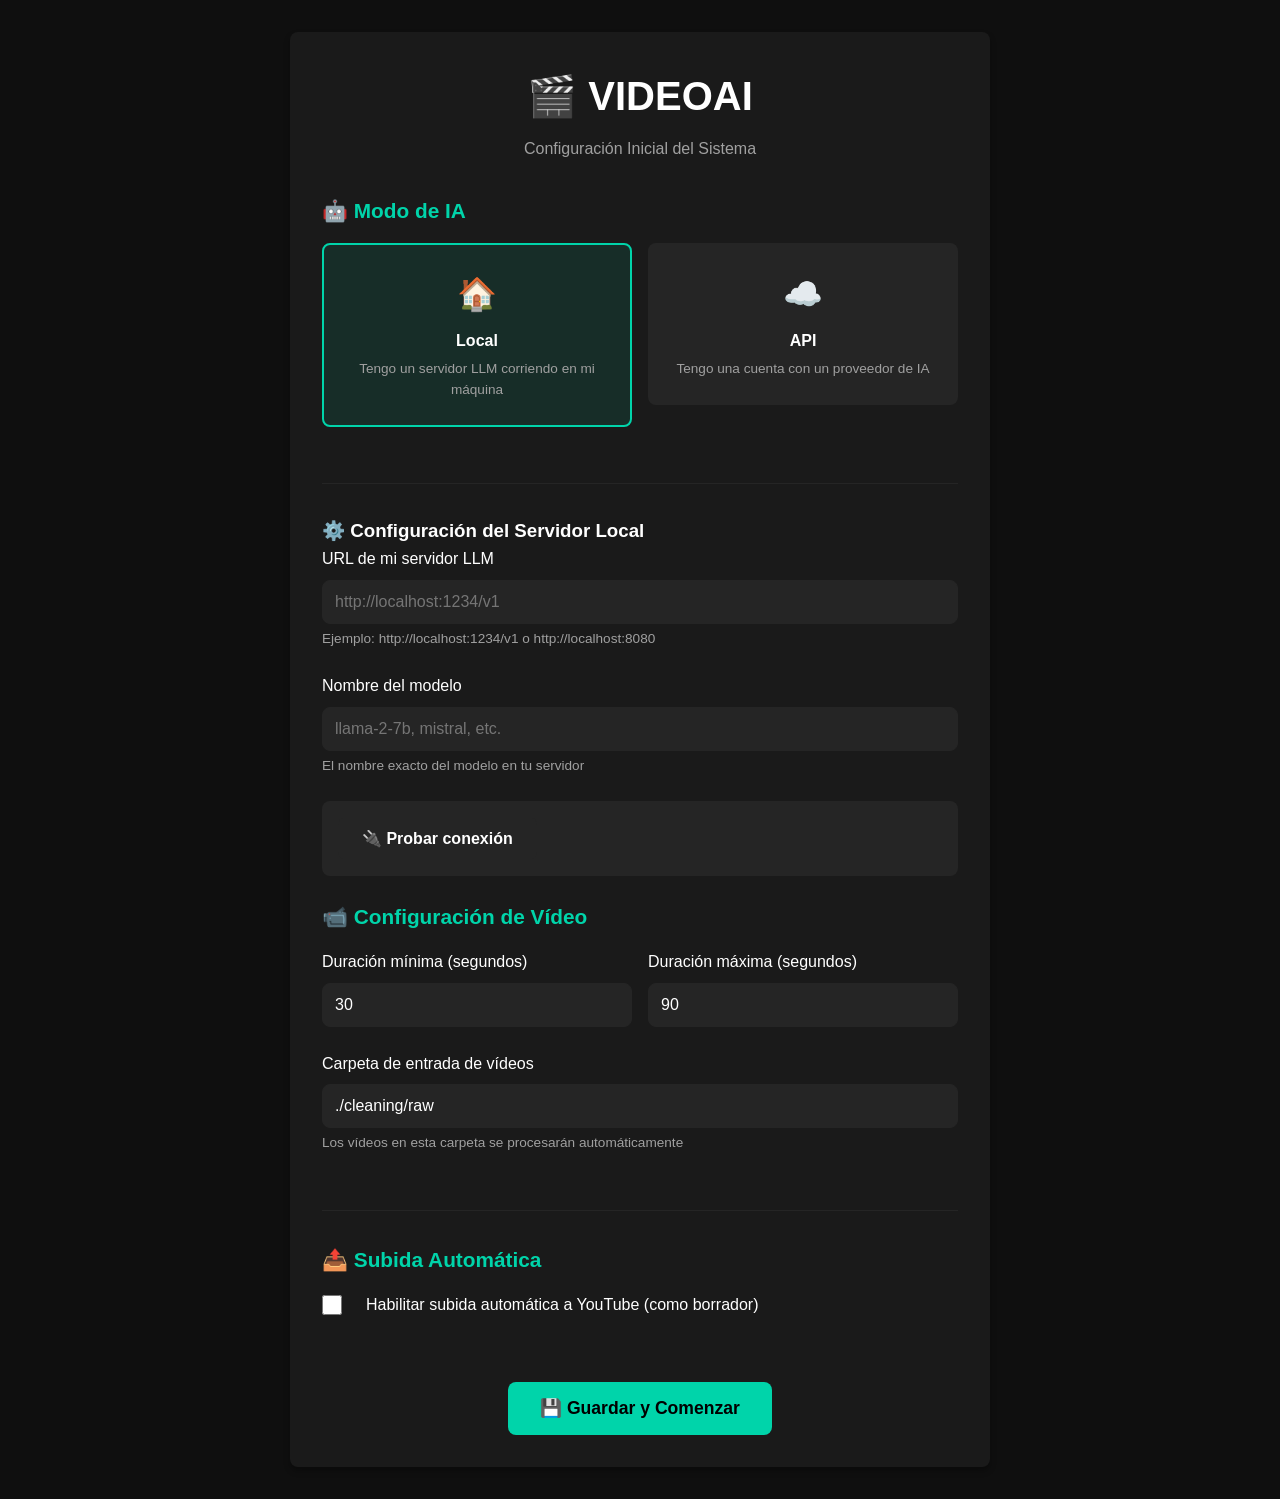
<file: templates/setup_wizard.html>
<!DOCTYPE html>
<html lang="es">
<head>
    <meta charset="UTF-8">
    <meta name="viewport" content="width=device-width, initial-scale=1.0">
    <title>{{ title }}</title>
    <link rel="stylesheet" href="/static/style.css">
</head>
<body class="setup-page">
    <div class="setup-container">
        <header class="setup-header">
            <h1>🎬 VIDEOAI</h1>
            <p class="subtitle">Configuración Inicial del Sistema</p>
        </header>

        <form id="setupForm" class="setup-form">
            <!-- MODO DE IA -->
            <section class="form-section">
                <h2>🤖 Modo de IA</h2>
                <div class="mode-toggle">
                    <label class="mode-option">
                        <input type="radio" name="llm_mode" value="local" checked>
                        <span class="mode-card">
                            <span class="mode-icon">🏠</span>
                            <span class="mode-title">Local</span>
                            <span class="mode-desc">Tengo un servidor LLM corriendo en mi máquina</span>
                        </span>
                    </label>
                    <label class="mode-option">
                        <input type="radio" name="llm_mode" value="api">
                        <span class="mode-card">
                            <span class="mode-icon">☁️</span>
                            <span class="mode-title">API</span>
                            <span class="mode-desc">Tengo una cuenta con un proveedor de IA</span>
                        </span>
                    </label>
                </div>
            </section>

            <!-- CONFIGURACIÓN LOCAL -->
            <section id="localConfig" class="config-section active">
                <h3>⚙️ Configuración del Servidor Local</h3>
                
                <div class="form-group">
                    <label for="llm_endpoint_local">URL de mi servidor LLM</label>
                    <input 
                        type="url" 
                        id="llm_endpoint_local" 
                        name="llm_endpoint"
                        placeholder="http://localhost:1234/v1"
                        required
                    >
                    <small>Ejemplo: http://localhost:1234/v1 o http://localhost:8080</small>
                </div>

                <div class="form-group">
                    <label for="llm_model_local">Nombre del modelo</label>
                    <input 
                        type="text" 
                        id="llm_model_local" 
                        name="llm_model"
                        placeholder="llama-2-7b, mistral, etc."
                        required
                    >
                    <small>El nombre exacto del modelo en tu servidor</small>
                </div>
            </section>

            <!-- CONFIGURACIÓN API -->
            <section id="apiConfig" class="config-section">
                <h3>⚙️ Configuración de la API</h3>
                
                <div class="form-group">
                    <label for="llm_endpoint_api">URL base del proveedor</label>
                    <input 
                        type="url" 
                        id="llm_endpoint_api" 
                        name="llm_endpoint"
                        placeholder="https://api.openai.com/v1"
                        required
                    >
                    <small>Ejemplo: https://api.openai.com/v1, https://api.anthropic.com, etc.</small>
                </div>

                <div class="form-group">
                    <label for="llm_api_key">Mi API Key</label>
                    <input 
                        type="password" 
                        id="llm_api_key" 
                        name="llm_api_key"
                        placeholder="sk-..."
                    >
                    <small>Tu clave de API (se guarda de forma segura)</small>
                </div>

                <div class="form-group">
                    <label for="llm_model_api">Nombre del modelo</label>
                    <input 
                        type="text" 
                        id="llm_model_api" 
                        name="llm_model"
                        placeholder="gpt-4, claude-3, etc."
                        required
                    >
                    <small>El modelo que quieres usar del proveedor</small>
                </div>
            </section>

            <!-- BOTÓN PROBAR CONEXIÓN -->
            <div class="test-connection">
                <button type="button" id="btnTestConnection" class="btn btn-secondary">
                    🔌 Probar conexión
                </button>
                <span id="connectionStatus" class="status-indicator"></span>
            </div>

            <!-- CONFIGURACIÓN DE VÍDEO -->
            <section class="form-section">
                <h2>📹 Configuración de Vídeo</h2>
                
                <div class="form-row">
                    <div class="form-group">
                        <label for="output_duration_min">Duración mínima (segundos)</label>
                        <input 
                            type="number" 
                            id="output_duration_min" 
                            name="output_duration_min"
                            value="30"
                            min="15"
                            max="60"
                        >
                    </div>

                    <div class="form-group">
                        <label for="output_duration_max">Duración máxima (segundos)</label>
                        <input 
                            type="number" 
                            id="output_duration_max" 
                            name="output_duration_max"
                            value="90"
                            min="30"
                            max="180"
                        >
                    </div>
                </div>

                <div class="form-group">
                    <label for="watch_folder">Carpeta de entrada de vídeos</label>
                    <input 
                        type="text" 
                        id="watch_folder" 
                        name="watch_folder"
                        value="./cleaning/raw"
                        placeholder="./cleaning/raw"
                    >
                    <small>Los vídeos en esta carpeta se procesarán automáticamente</small>
                </div>
            </section>

            <!-- UPLOAD YOUTUBE -->
            <section class="form-section">
                <h2>📤 Subida Automática</h2>
                
                <label class="checkbox-label">
                    <input 
                        type="checkbox" 
                        id="youtube_upload_enabled" 
                        name="youtube_upload_enabled"
                    >
                    <span class="checkmark"></span>
                    Habilitar subida automática a YouTube (como borrador)
                </label>
            </section>

            <!-- BOTONES DE ACCIÓN -->
            <div class="form-actions">
                <button type="submit" class="btn btn-primary btn-large">
                    💾 Guardar y Comenzar
                </button>
            </div>
        </form>
    </div>

    <script src="/static/app.js"></script>
    <script>
        // Toggle entre modos Local/API
        document.querySelectorAll('input[name="llm_mode"]').forEach(radio => {
            radio.addEventListener('change', () => {
                const isLocal = radio.value === 'local';
                document.getElementById('localConfig').classList.toggle('active', isLocal);
                document.getElementById('apiConfig').classList.toggle('active', !isLocal);
                
                // Actualizar campos requeridos
                const localInputs = document.querySelectorAll('#localConfig input');
                const apiInputs = document.querySelectorAll('#apiConfig input');
                
                localInputs.forEach(input => input.required = isLocal);
                apiInputs.forEach(input => input.required = !isLocal);
            });
        });

        // Test de conexión
        document.getElementById('btnTestConnection').addEventListener('click', async () => {
            const statusEl = document.getElementById('connectionStatus');
            statusEl.textContent = '⏳ Probando...';
            statusEl.className = 'status-indicator testing';

            try {
                const formData = getFormData();
                const response = await fetch('/api/test-llm', {
                    method: 'POST',
                    headers: {'Content-Type': 'application/json'},
                    body: JSON.stringify(formData)
                });

                const result = await response.json();

                if (result.ok) {
                    statusEl.textContent = '✅ ' + result.message;
                    statusEl.className = 'status-indicator success';
                } else {
                    statusEl.textContent = '❌ ' + result.message;
                    statusEl.className = 'status-indicator error';
                }
            } catch (error) {
                statusEl.textContent = '❌ Error: ' + error.message;
                statusEl.className = 'status-indicator error';
            }
        });

        // Obtener datos del formulario
        function getFormData() {
            const mode = document.querySelector('input[name="llm_mode"]:checked').value;
            const data = {
                llm_mode: mode,
                stt_model_size: 'base'
            };

            if (mode === 'local') {
                data.llm_endpoint = document.getElementById('llm_endpoint_local').value;
                data.llm_model = document.getElementById('llm_model_local').value;
                data.llm_api_key = '';
            } else {
                data.llm_endpoint = document.getElementById('llm_endpoint_api').value;
                data.llm_model = document.getElementById('llm_model_api').value;
                data.llm_api_key = document.getElementById('llm_api_key').value;
            }

            data.output_duration_min = document.getElementById('output_duration_min').value;
            data.output_duration_max = document.getElementById('output_duration_max').value;
            data.watch_folder = document.getElementById('watch_folder').value;
            data.youtube_upload_enabled = document.getElementById('youtube_upload_enabled').checked;

            return data;
        }

        // Submit del formulario
        document.getElementById('setupForm').addEventListener('submit', async (e) => {
            e.preventDefault();

            const btn = e.target.querySelector('button[type="submit"]');
            const originalText = btn.textContent;
            btn.textContent = '⏳ Guardando...';
            btn.disabled = true;

            try {
                const formData = getFormData();
                
                const response = await fetch('/api/setup', {
                    method: 'POST',
                    headers: {'Content-Type': 'application/json'},
                    body: JSON.stringify(formData)
                });

                const result = await response.json();

                if (result.success) {
                    alert('✅ Configuración guardada exitosamente!\nRedirigiendo al Dashboard...');
                    window.location.href = '/';
                } else {
                    throw new Error(result.message || 'Error al guardar');
                }
            } catch (error) {
                alert('❌ Error: ' + error.message);
                btn.textContent = originalText;
                btn.disabled = false;
            }
        });
    </script>
</body>
</html>
</file>
<file: static/style.css>
/* VIDEOAI - Estilos del Dashboard */

:root {
    --bg-primary: #0f0f0f;
    --bg-secondary: #1a1a1a;
    --bg-tertiary: #252525;
    --accent: #00d4aa;
    --accent-hover: #00b894;
    --text-primary: #ffffff;
    --text-secondary: #a0a0a0;
    --success: #00ff88;
    --error: #ff4444;
    --warning: #ffaa00;
    --border-radius: 8px;
    --shadow: 0 4px 6px rgba(0, 0, 0, 0.3);
}

* {
    margin: 0;
    padding: 0;
    box-sizing: border-box;
}

body {
    font-family: 'Segoe UI', Tahoma, Geneva, Verdana, sans-serif;
    background-color: var(--bg-primary);
    color: var(--text-primary);
    line-height: 1.6;
    min-height: 100vh;
}

/* ============================================================================
   SETUP WIZARD STYLES
   ============================================================================ */

.setup-page {
    display: flex;
    justify-content: center;
    align-items: center;
    min-height: 100vh;
    padding: 2rem;
}

.setup-container {
    background: var(--bg-secondary);
    border-radius: var(--border-radius);
    padding: 2rem;
    max-width: 700px;
    width: 100%;
    box-shadow: var(--shadow);
}

.setup-header {
    text-align: center;
    margin-bottom: 2rem;
}

.setup-header h1 {
    font-size: 2.5rem;
    margin-bottom: 0.5rem;
}

.subtitle {
    color: var(--text-secondary);
}

.form-section {
    margin-bottom: 2rem;
    padding-bottom: 2rem;
    border-bottom: 1px solid var(--bg-tertiary);
}

.form-section:last-of-type {
    border-bottom: none;
}

.form-section h2 {
    font-size: 1.3rem;
    margin-bottom: 1rem;
    color: var(--accent);
}

/* Mode Toggle */
.mode-toggle {
    display: grid;
    grid-template-columns: 1fr 1fr;
    gap: 1rem;
    margin-bottom: 1.5rem;
}

.mode-option {
    cursor: pointer;
}

.mode-option input {
    display: none;
}

.mode-card {
    display: flex;
    flex-direction: column;
    align-items: center;
    padding: 1.5rem;
    background: var(--bg-tertiary);
    border-radius: var(--border-radius);
    border: 2px solid transparent;
    transition: all 0.3s ease;
}

.mode-option input:checked + .mode-card {
    border-color: var(--accent);
    background: rgba(0, 212, 170, 0.1);
}

.mode-card:hover {
    transform: translateY(-2px);
}

.mode-icon {
    font-size: 2rem;
    margin-bottom: 0.5rem;
}

.mode-title {
    font-weight: bold;
    margin-bottom: 0.25rem;
}

.mode-desc {
    font-size: 0.85rem;
    color: var(--text-secondary);
    text-align: center;
}

/* Config Sections */
.config-section {
    display: none;
    animation: fadeIn 0.3s ease;
}

.config-section.active {
    display: block;
}

@keyframes fadeIn {
    from { opacity: 0; transform: translateY(-10px); }
    to { opacity: 1; transform: translateY(0); }
}

/* Form Groups */
.form-group {
    margin-bottom: 1.5rem;
}

.form-group label {
    display: block;
    margin-bottom: 0.5rem;
    font-weight: 500;
}

.form-group input[type="text"],
.form-group input[type="url"],
.form-group input[type="password"],
.form-group input[type="number"] {
    width: 100%;
    padding: 0.75rem;
    background: var(--bg-tertiary);
    border: 1px solid var(--bg-tertiary);
    border-radius: var(--border-radius);
    color: var(--text-primary);
    font-size: 1rem;
}

.form-group input:focus {
    outline: none;
    border-color: var(--accent);
}

.form-group small {
    display: block;
    margin-top: 0.25rem;
    color: var(--text-secondary);
    font-size: 0.85rem;
}

.form-row {
    display: grid;
    grid-template-columns: 1fr 1fr;
    gap: 1rem;
}

/* Test Connection */
.test-connection {
    display: flex;
    align-items: center;
    gap: 1rem;
    margin: 1.5rem 0;
    padding: 1rem;
    background: var(--bg-tertiary);
    border-radius: var(--border-radius);
}

.status-indicator {
    font-weight: 500;
}

.status-indicator.testing {
    color: var(--warning);
}

.status-indicator.success {
    color: var(--success);
}

.status-indicator.error {
    color: var(--error);
}

/* Checkbox */
.checkbox-label {
    display: flex;
    align-items: center;
    cursor: pointer;
    gap: 0.75rem;
}

.checkbox-label input {
    width: 20px;
    height: 20px;
    cursor: pointer;
}

/* Buttons */
.btn {
    padding: 0.75rem 1.5rem;
    border: none;
    border-radius: var(--border-radius);
    font-size: 1rem;
    font-weight: 600;
    cursor: pointer;
    transition: all 0.3s ease;
}

.btn-primary {
    background: var(--accent);
    color: #000;
}

.btn-primary:hover {
    background: var(--accent-hover);
}

.btn-secondary {
    background: var(--bg-tertiary);
    color: var(--text-primary);
}

.btn-secondary:hover {
    background: var(--bg-secondary);
}

.btn-large {
    padding: 1rem 2rem;
    font-size: 1.1rem;
}

.btn:disabled {
    opacity: 0.5;
    cursor: not-allowed;
}

.form-actions {
    text-align: center;
    margin-top: 2rem;
}

/* ============================================================================
   DASHBOARD STYLES
   ============================================================================ */

.dashboard-page {
    display: flex;
    flex-direction: column;
}

.dashboard-header {
    display: flex;
    justify-content: space-between;
    align-items: center;
    padding: 1rem 2rem;
    background: var(--bg-secondary);
    border-bottom: 1px solid var(--bg-tertiary);
}

.header-left {
    display: flex;
    align-items: center;
    gap: 1rem;
}

.header-left h1 {
    font-size: 1.5rem;
}

.llm-status {
    padding: 0.25rem 0.75rem;
    background: var(--bg-tertiary);
    border-radius: 20px;
    font-size: 0.9rem;
}

.llm-status.connected {
    color: var(--success);
}

.llm-status.disconnected {
    color: var(--error);
}

.btn-icon {
    font-size: 1.5rem;
    text-decoration: none;
    opacity: 0.7;
    transition: opacity 0.3s;
}

.btn-icon:hover {
    opacity: 1;
}

.dashboard-main {
    flex: 1;
    padding: 2rem;
    max-width: 1200px;
    margin: 0 auto;
    width: 100%;
}

/* Start Section */
.start-section {
    text-align: center;
    padding: 3rem;
    margin-bottom: 2rem;
}

.btn-giant {
    display: inline-flex;
    flex-direction: column;
    align-items: center;
    gap: 1rem;
    padding: 2rem 4rem;
    background: linear-gradient(135deg, var(--accent), var(--accent-hover));
    border: none;
    border-radius: 16px;
    color: #000;
    font-size: 1.5rem;
    font-weight: bold;
    cursor: pointer;
    transition: all 0.3s ease;
    animation: pulse 2s infinite;
}

@keyframes pulse {
    0%, 100% { transform: scale(1); }
    50% { transform: scale(1.05); }
}

.btn-giant:hover {
    transform: scale(1.1);
}

.btn-giant.loading {
    animation: none;
    opacity: 0.7;
}

.btn-icon-large {
    font-size: 3rem;
}

.start-hint {
    margin-top: 1rem;
    color: var(--text-secondary);
}

.start-hint code {
    background: var(--bg-tertiary);
    padding: 0.25rem 0.5rem;
    border-radius: 4px;
    font-family: monospace;
}

/* Progress Section */
.progress-section {
    background: var(--bg-secondary);
    padding: 1.5rem;
    border-radius: var(--border-radius);
    margin-bottom: 2rem;
}

.progress-bar-container {
    position: relative;
    height: 30px;
    background: var(--bg-tertiary);
    border-radius: 15px;
    overflow: hidden;
    margin-bottom: 1rem;
}

.progress-bar {
    height: 100%;
    background: linear-gradient(90deg, var(--accent), var(--accent-hover));
    width: 0%;
    transition: width 0.5s ease;
}

.progress-text {
    position: absolute;
    top: 50%;
    left: 50%;
    transform: translate(-50%, -50%);
    font-weight: bold;
}

.current-stage {
    text-align: center;
    color: var(--text-secondary);
}

/* Stages Timeline */
.stages-section {
    background: var(--bg-secondary);
    padding: 1.5rem;
    border-radius: var(--border-radius);
    margin-bottom: 2rem;
}

.stages-timeline {
    display: flex;
    flex-direction: column;
    gap: 0.5rem;
}

.stage-item {
    display: flex;
    align-items: center;
    gap: 1rem;
    padding: 0.75rem;
    background: var(--bg-tertiary);
    border-radius: var(--border-radius);
}

.stage-item.completed .stage-name {
    color: var(--success);
}

.stage-item.failed .stage-name {
    color: var(--error);
}

.stage-indicator {
    font-size: 1.2rem;
    min-width: 30px;
}

.stage-info {
    flex: 1;
}

.stage-name {
    font-weight: 600;
}

.stage-message {
    font-size: 0.85rem;
    color: var(--text-secondary);
}

.stage-progress {
    width: 100px;
    height: 6px;
    background: var(--bg-secondary);
    border-radius: 3px;
    overflow: hidden;
}

.mini-bar {
    height: 100%;
    background: var(--accent);
    transition: width 0.3s ease;
}

/* Logs Console */
.logs-section {
    background: var(--bg-secondary);
    padding: 1.5rem;
    border-radius: var(--border-radius);
    margin-bottom: 2rem;
}

.logs-console {
    background: #000;
    padding: 1rem;
    border-radius: var(--border-radius);
    height: 300px;
    overflow-y: auto;
    font-family: 'Courier New', monospace;
    font-size: 0.9rem;
    color: var(--success);
    white-space: pre-wrap;
}

/* Preview Section */
.preview-section {
    background: var(--bg-secondary);
    padding: 1.5rem;
    border-radius: var(--border-radius);
}

.video-preview {
    width: 100%;
    max-width: 400px;
    border-radius: var(--border-radius);
    margin: 1rem 0;
}

.preview-actions {
    display: flex;
    gap: 1rem;
}

/* Utility */
.hidden {
    display: none !important;
}

/* ============================================================================
   UPLOAD SECTION STYLES
   ============================================================================ */

.upload-section {
    background: var(--bg-secondary);
    padding: 1.5rem;
    border-radius: var(--border-radius);
    margin-bottom: 2rem;
}

.upload-section h2 {
    margin-bottom: 1rem;
    color: var(--accent);
}

/* Drop Zone */
.drop-zone {
    border: 3px dashed var(--bg-tertiary);
    border-radius: var(--border-radius);
    padding: 3rem 2rem;
    text-align: center;
    cursor: pointer;
    transition: all 0.3s ease;
    background: var(--bg-tertiary);
}

.drop-zone.highlight {
    border-color: var(--accent);
    background: rgba(0, 212, 170, 0.1);
    transform: scale(1.02);
}

.drop-zone:hover {
    border-color: var(--accent-hover);
}

.drop-zone-content {
    display: flex;
    flex-direction: column;
    align-items: center;
    gap: 0.5rem;
}

.drop-icon {
    font-size: 4rem;
    margin-bottom: 0.5rem;
}

.drop-hint {
    font-size: 0.85rem;
    color: var(--text-secondary);
    margin-top: 0.5rem;
}

/* URL Input Section */
.url-input-section {
    margin-top: 2rem;
    padding-top: 2rem;
    border-top: 1px solid var(--bg-tertiary);
}

.url-input-section h3 {
    margin-bottom: 1rem;
    color: var(--text-primary);
}

.url-input-group {
    display: flex;
    gap: 1rem;
    flex-wrap: wrap;
}

.url-input {
    flex: 1;
    min-width: 300px;
    padding: 0.75rem 1rem;
    background: var(--bg-tertiary);
    border: 1px solid var(--bg-tertiary);
    border-radius: var(--border-radius);
    color: var(--text-primary);
    font-size: 1rem;
}

.url-input:focus {
    outline: none;
    border-color: var(--accent);
}

.url-hint {
    font-size: 0.85rem;
    color: var(--text-secondary);
    margin-top: 0.5rem;
}

/* Queue Section */
.queue-section {
    margin-top: 2rem;
    padding-top: 2rem;
    border-top: 1px solid var(--bg-tertiary);
}

.queue-section h3 {
    margin-bottom: 1rem;
    color: var(--text-primary);
}

.queue-list {
    display: flex;
    flex-direction: column;
    gap: 0.5rem;
    max-height: 300px;
    overflow-y: auto;
}

.queue-item {
    display: flex;
    align-items: center;
    gap: 1rem;
    padding: 0.75rem 1rem;
    background: var(--bg-tertiary);
    border-radius: var(--border-radius);
    border-left: 4px solid var(--bg-tertiary);
}

.queue-item.pending {
    border-left-color: var(--warning);
}

.queue-item.uploaded {
    border-left-color: var(--success);
}

.queue-item.processing {
    border-left-color: var(--accent);
}

.queue-item.completed {
    border-left-color: var(--success);
}

.queue-item.error {
    border-left-color: var(--error);
}

.queue-icon {
    font-size: 1.2rem;
}

.queue-name {
    flex: 1;
    font-weight: 500;
    word-break: break-word;
}

.queue-status {
    font-size: 0.85rem;
    color: var(--text-secondary);
    white-space: nowrap;
}

.queue-error {
    font-size: 0.85rem;
    color: var(--error);
    margin-left: 0.5rem;
}

.btn-mini {
    padding: 0.25rem 0.75rem;
    font-size: 0.85rem;
    background: var(--accent);
    color: #000;
    border: none;
    border-radius: 4px;
    cursor: pointer;
    transition: all 0.3s ease;
}

.btn-mini:hover {
    background: var(--accent-hover);
}

/* Responsive */
@media (max-width: 768px) {
    .mode-toggle {
        grid-template-columns: 1fr;
    }
    
    .form-row {
        grid-template-columns: 1fr;
    }
    
    .dashboard-header {
        flex-direction: column;
        gap: 1rem;
    }
    
    .preview-actions {
        flex-direction: column;
    }
    
    .btn-giant {
        padding: 1.5rem 2rem;
        font-size: 1.2rem;
    }
    
    .url-input-group {
        flex-direction: column;
    }
    
    .url-input {
        min-width: 100%;
    }
    
    .queue-item {
        flex-wrap: wrap;
    }
    
    .queue-status {
        width: 100%;
        margin-top: 0.25rem;
    }
}
</file>
